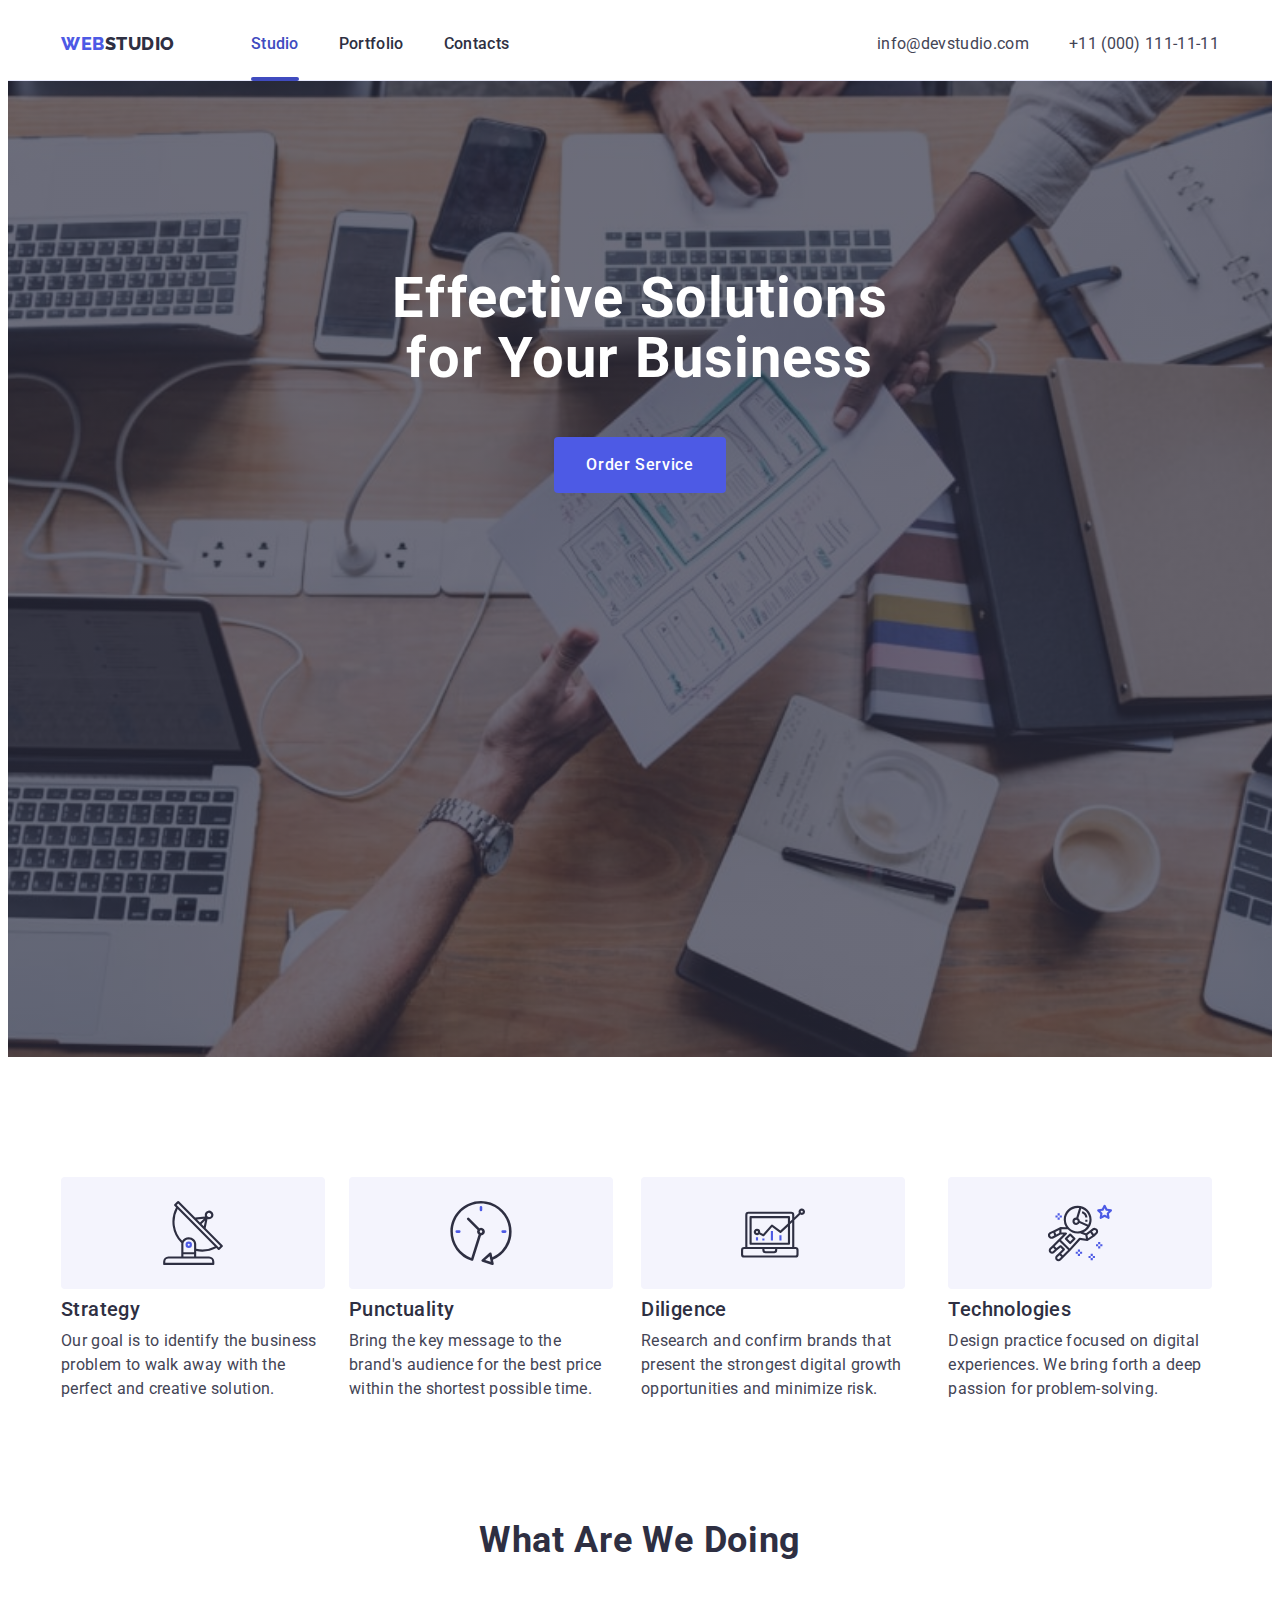
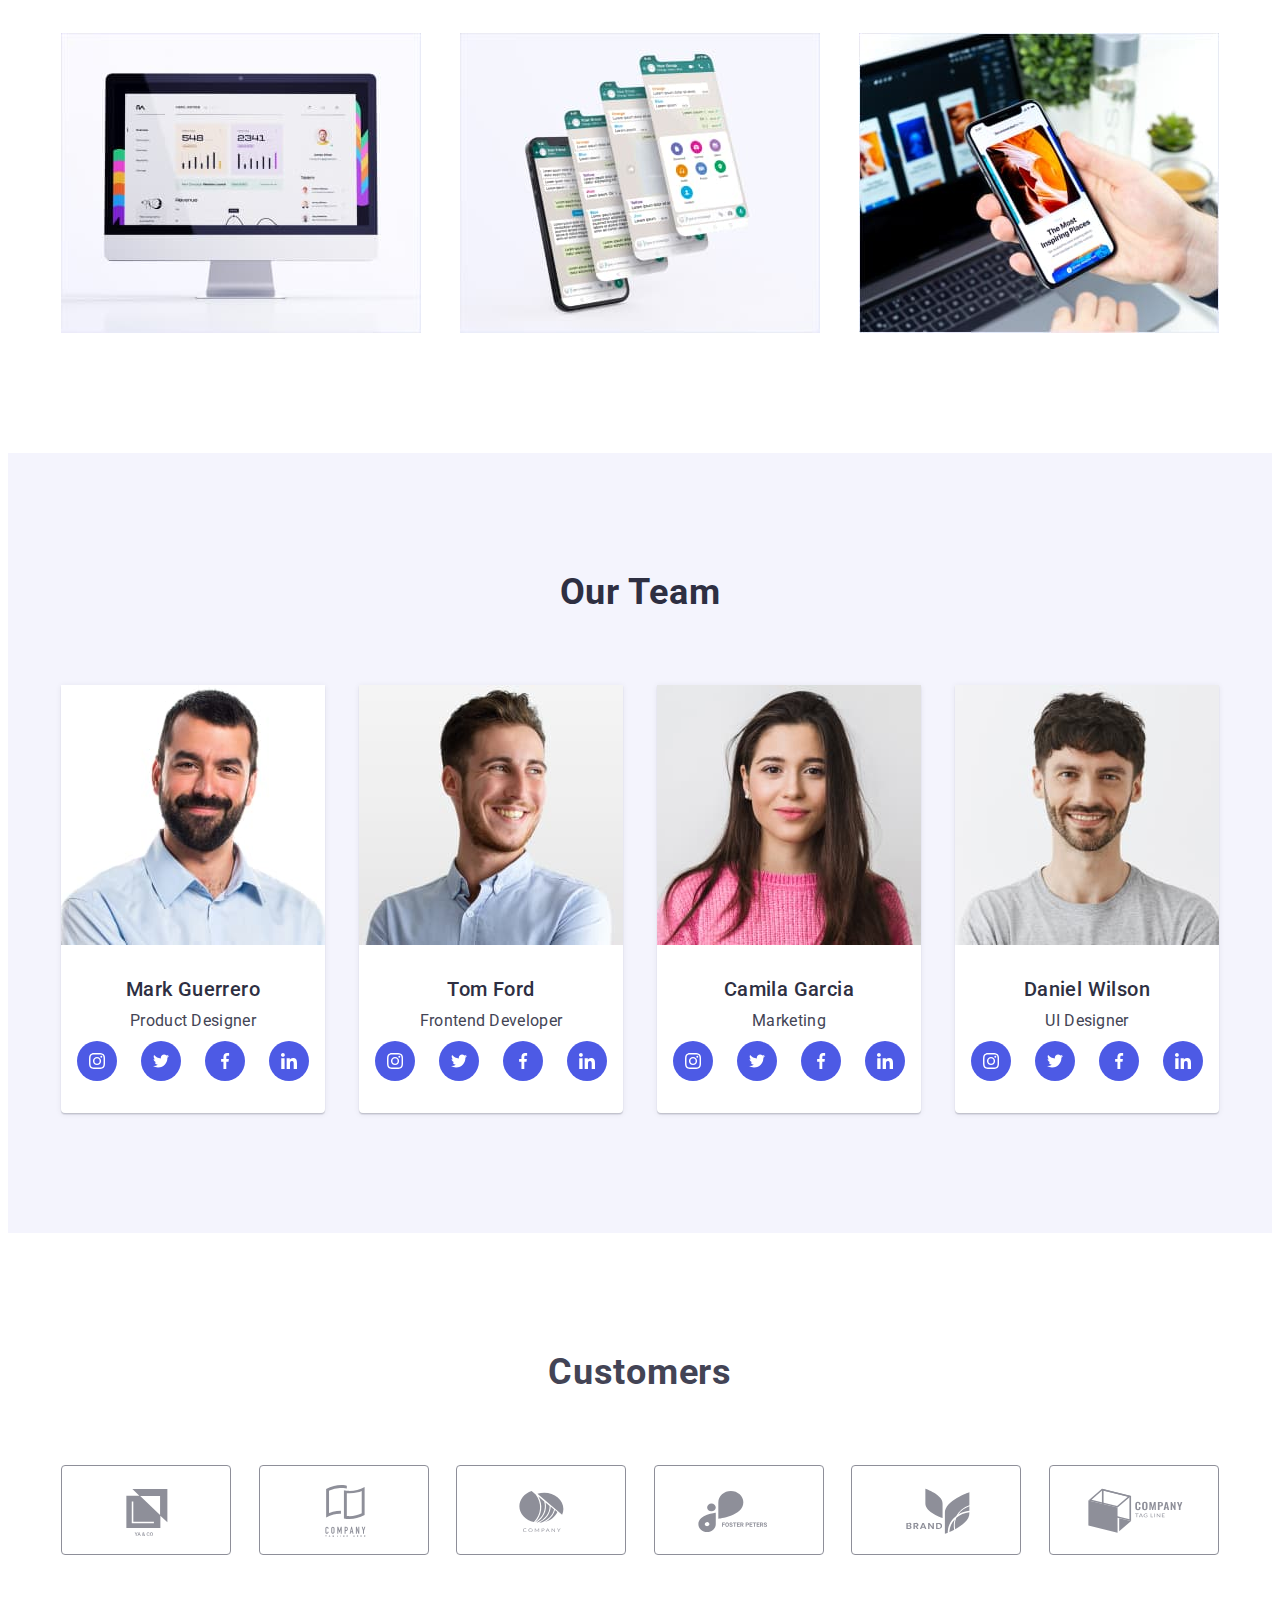
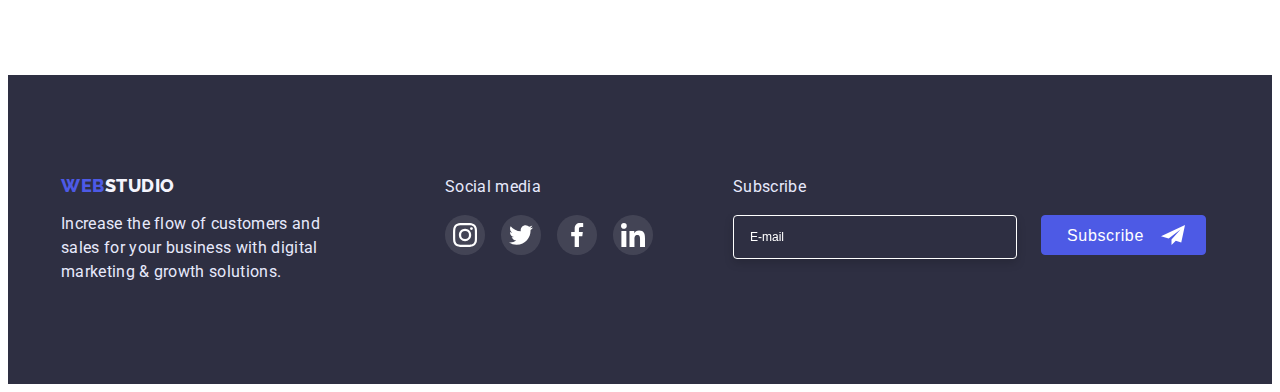
<file: index.html>
<!DOCTYPE html>
<html lang="en">
  <head>
    <meta charset="UTF-8" />
    <meta http-equiv="X-UA-Compatible" content="IE=edge" />
    <meta name="viewport" content="width=device-width, initial-scale=1.0" />
    <link rel="preconnect" href="https://fonts.googleapis.com" />
    <link rel="preconnect" href="https://fonts.gstatic.com" crossorigin />
    <link
      rel="stylesheet"
      href="https://cdnjs.cloudflare.com/ajax/libs/modern-normalize/1.1.0/modern-normalize.min.css"
      integrity="sha512-wpPYUAdjBVSE4KJnH1VR1HeZfpl1ub8YT/NKx4PuQ5NmX2tKuGu6U/JRp5y+Y8XG2tV+wKQpNHVUX03MfMFn9Q=="
      crossorigin="anonymous"
      referrerpolicy="no-referrer"
    />
    <link
      href="https://fonts.googleapis.com/css2?family=Raleway:wght@800&family=Roboto:wght@400;500;700&display=swap"
      rel="stylesheet"
    />
    <link rel="stylesheet" href="./styles/styles.css" />
    <title>WebStudio</title>
  </head>
  <body>
    <header class="header">
      <div class="container">
        <nav class="header-navigat">
          <a class="logo link" href="./index.html"
            >Web<span class="header-logo">Studio</span></a
          >
          <ul class="header-navigate-list list">
            <li>
              <a class="header-item link current" href="./index.html">Studio</a>
            </li>
            <li>
              <a class="header-item link" href="./portfolio.html">Portfolio</a>
            </li>
            <li><a class="header-item link" href="">Contacts</a></li>
          </ul>
        </nav>
        <address class="header-address">
          <ul class="header-adress-list list">
            <li>
              <a class="header-contacts link" href="mailto:info@devstudio.com"
                >info@devstudio.com</a
              >
            </li>
            <li>
              <a class="header-contacts link" href="tel:+110001111111"
                >+11 (000) 111-11-11</a
              >
            </li>
          </ul>
        </address>
      </div>
    </header>
    <main>
      <section class="face">
        <div class="face-conteiner container">
          <h1 class="face-text">Effective Solutions for Your Business</h1>
          <button class="face-btn" type="button" data-modal-open>
            Order Service
          </button>
        </div>
      </section>
      <section class="targets">
        <div class="targets-conteiner container">
          <h2 class="visually_hidden">targets</h2>
          <ul class="targets-list list">
            <li class="targets-item">
              <div class="targets-pictures">
                <svg class="targets-svg" width="64" height="64">
                  <use
                    href="./images/sprite-icon-color.svg#icon-antenna-1"
                  ></use>
                </svg>
              </div>
              <h3 class="targets-main">Strategy</h3>
              <p class="targets-text">
                Our goal is to identify the business problem to walk away with
                the perfect and creative solution.
              </p>
            </li>
            <li class="targets-item">
              <div class="targets-pictures">
                <svg class="targets-svg" width="64" height="64">
                  <use href="./images/sprite-icon-color.svg#icon-clock-1"></use>
                </svg>
              </div>
              <h3 class="targets-main">Punctuality</h3>
              <p class="targets-text">
                Bring the key message to the brand's audience for the best price
                within the shortest possible time.
              </p>
            </li>
            <li class="targets-item">
              <div class="targets-pictures">
                <svg class="targets-svg" width="64" height="64">
                  <use
                    href="./images/sprite-icon-color.svg#icon-diagram-1"
                  ></use>
                </svg>
              </div>
              <h3 class="targets-main">Diligence</h3>
              <p class="targets-text">
                Research and confirm brands that present the strongest digital
                growth opportunities and minimize risk.
              </p>
            </li>
            <li class="targets-item">
              <div class="targets-pictures">
                <svg class="targets-svg" width="64" height="64">
                  <use
                    href="./images/sprite-icon-color.svg#icon-astronaut-1"
                  ></use>
                </svg>
              </div>
              <h3 class="targets-main">Technologies</h3>
              <p class="targets-text">
                Design practice focused on digital experiences. We bring forth a
                deep passion for problem-solving.
              </p>
            </li>
          </ul>
        </div>
      </section>
      <section class="activity">
        <div class="activity-conteiner container">
          <h2 class="activiti-main">What are we doing</h2>
          <ul class="activity-list list">
            <li>
              <img
                src="./images/img1.jpg"
                alt="dektop"
                width="360"
                height="300"
              />
            </li>
            <li>
              <img
                src="./images/img2.jpg"
                alt="layers"
                width="360"
                height="300"
              />
            </li>
            <li>
              <img
                src="./images/img3.jpg"
                alt="mobile"
                width="360"
                height="300"
              />
            </li>
          </ul>
        </div>
      </section>
      <section class="team">
        <div class="team-conteiner container">
          <h2 class="team-main">Our Team</h2>
          <ul class="team-list list">
            <li class="team-item">
              <img
                src="./images/team_card_1.jpg"
                alt="Mark"
                width="264"
                height="260"
              />
              <div class="team_person-job">
                <h3 class="team-person">Mark Guerrero</h3>
                <p class="team-job">Product Designer</p>
                <ul class="team-list-icon list">
                  <li class="team-item-icon">
                    <a class="team-icon-link link" href="">
                      <svg class="team-icon">
                        <use
                          href="./images/sprite-icon.svg#icon-instagram-2"
                        ></use>
                      </svg>
                    </a>
                  </li>
                  <li class="team-item-icon">
                    <a class="team-icon-link link" href="">
                      <svg class="team-icon">
                        <use
                          href="./images/sprite-icon.svg#icon-twitter-2"
                        ></use>
                      </svg>
                    </a>
                  </li>
                  <li class="team-item-icon">
                    <a class="team-icon-link link" href="">
                      <svg class="team-icon">
                        <use
                          href="./images/sprite-icon.svg#icon-facebook-2"
                        ></use>
                      </svg>
                    </a>
                  </li>
                  <li class="team-item-icon">
                    <a class="team-icon-link link" href="">
                      <svg class="team-icon">
                        <use
                          href="./images/sprite-icon.svg#icon-linkedin-2"
                        ></use>
                      </svg>
                    </a>
                  </li>
                </ul>
              </div>
            </li>
            <li class="team-item">
              <img
                src="./images/team_card_2.jpg"
                alt="Tom"
                width="264"
                height="260"
              />
              <div class="team_person-job">
                <h3 class="team-person">Tom Ford</h3>
                <p class="team-job">Frontend Developer</p>
                <ul class="team-list-icon list">
                  <li class="team-item-icon">
                    <a class="team-icon-link link" href="">
                      <svg class="team-icon">
                        <use
                          href="./images/sprite-icon.svg#icon-instagram-2"
                        ></use>
                      </svg>
                    </a>
                  </li>
                  <li class="team-item-icon">
                    <a class="team-icon-link link" href="">
                      <svg class="team-icon">
                        <use
                          href="./images/sprite-icon.svg#icon-twitter-2"
                        ></use>
                      </svg>
                    </a>
                  </li>
                  <li class="team-item-icon">
                    <a class="team-icon-link link" href="">
                      <svg class="team-icon">
                        <use
                          href="./images/sprite-icon.svg#icon-facebook-2"
                        ></use>
                      </svg>
                    </a>
                  </li>
                  <li class="team-item-icon">
                    <a class="team-icon-link link" href="">
                      <svg class="team-icon">
                        <use
                          href="./images/sprite-icon.svg#icon-linkedin-2"
                        ></use>
                      </svg>
                    </a>
                  </li>
                </ul>
              </div>
            </li>
            <li class="team-item">
              <img
                src="./images/team_card_3.jpg"
                alt="Camila"
                width="264"
                height="260"
              />
              <div class="team_person-job">
                <h3 class="team-person">Camila Garcia</h3>
                <p class="team-job">Marketing</p>
                <ul class="team-list-icon list">
                  <li class="team-item-icon">
                    <a class="team-icon-link link" href="">
                      <svg class="team-icon">
                        <use
                          href="./images/sprite-icon.svg#icon-instagram-2"
                        ></use>
                      </svg>
                    </a>
                  </li>
                  <li class="team-item-icon">
                    <a class="team-icon-link link" href="">
                      <svg class="team-icon">
                        <use
                          href="./images/sprite-icon.svg#icon-twitter-2"
                        ></use>
                      </svg>
                    </a>
                  </li>
                  <li class="team-item-icon">
                    <a class="team-icon-link link" href="">
                      <svg class="team-icon">
                        <use
                          href="./images/sprite-icon.svg#icon-facebook-2"
                        ></use>
                      </svg>
                    </a>
                  </li>
                  <li class="team-item-icon">
                    <a class="team-icon-link link" href="">
                      <svg class="team-icon">
                        <use
                          href="./images/sprite-icon.svg#icon-linkedin-2"
                        ></use>
                      </svg>
                    </a>
                  </li>
                </ul>
              </div>
            </li>
            <li class="team-item">
              <img
                src="./images/team_card_4.jpg"
                alt="Daniel"
                width="264"
                height="260"
              />
              <div class="team_person-job">
                <h3 class="team-person">Daniel Wilson</h3>
                <p class="team-job">UI Designer</p>
                <ul class="team-list-icon list">
                  <li class="team-item-icon">
                    <a class="team-icon-link link" href="">
                      <svg class="team-icon">
                        <use
                          href="./images/sprite-icon.svg#icon-instagram-2"
                        ></use>
                      </svg>
                    </a>
                  </li>
                  <li class="team-item-icon">
                    <a class="team-icon-link link" href="">
                      <svg class="team-icon">
                        <use
                          href="./images/sprite-icon.svg#icon-twitter-2"
                        ></use>
                      </svg>
                    </a>
                  </li>
                  <li class="team-item-icon">
                    <a class="team-icon-link link" href="">
                      <svg class="team-icon">
                        <use
                          href="./images/sprite-icon.svg#icon-facebook-2"
                        ></use>
                      </svg>
                    </a>
                  </li>
                  <li class="team-item-icon">
                    <a class="team-icon-link link" href="">
                      <svg class="team-icon">
                        <use
                          href="./images/sprite-icon.svg#icon-linkedin-2"
                        ></use>
                      </svg>
                    </a>
                  </li>
                </ul>
              </div>
            </li>
          </ul>
        </div>
      </section>
      <section class="customers">
        <div class="container">
          <h2 class="customers-main">Customers</h2>
          <ul class="customers-list list">
            <li class="customers-item">
              <a href="" class="customers-link link">
                <svg class="customers-icon" width="" height="">
                  <use href="./images/sprite-icon.svg#icon-Logo"></use>
                </svg>
              </a>
            </li>
            <li class="customers-item">
              <a href="" class="customers-link link">
                <svg class="customers-icon" width="" height="">
                  <use href="./images/sprite-icon.svg#icon-Logo-1"></use>
                </svg>
              </a>
            </li>
            <li class="customers-item">
              <a href="" class="customers-link link">
                <svg class="customers-icon" width="" height="">
                  <use href="./images/sprite-icon.svg#icon-Logo-2"></use>
                </svg>
              </a>
            </li>
            <li class="customers-item">
              <a href="" class="customers-link link">
                <svg class="customers-icon" width="" height="">
                  <use href="./images/sprite-icon.svg#icon-Logo-3"></use>
                </svg>
              </a>
            </li>
            <li class="customers-item">
              <a href="" class="customers-link link">
                <svg class="customers-icon" width="" height="">
                  <use href="./images/sprite-icon.svg#icon-Logo-4"></use>
                </svg>
              </a>
            </li>
            <li class="customers-item">
              <a href="" class="customers-link link">
                <svg class="customers-icon" width="" height="">
                  <use href="./images/sprite-icon.svg#icon-Logo-5"></use>
                </svg>
              </a>
            </li>
          </ul>
        </div>
      </section>
    </main>
    <footer class="footer">
      <div class="footer-conteiner container">
        <div class="footer_logo-text">
          <a class="logo link" href="./index.html"
            >Web<span class="footer-logo">Studio</span></a
          >
          <p class="footer-text">
            Increase the flow of customers and sales for your business with
            digital marketing & growth solutions.
          </p>
        </div>
        <div class="footer-social">
          <p class="social-text">Social media</p>
          <ul class="social-list-icon list">
            <li class="social-item-icon">
              <a class="social-icon-link link" href="">
                <svg class="social-icon">
                  <use href="./images/sprite-icon.svg#icon-instagram-2"></use>
                </svg>
              </a>
            </li>
            <li class="social-item-icon">
              <a class="social-icon-link link" href="">
                <svg class="social-icon">
                  <use href="./images/sprite-icon.svg#icon-twitter-2"></use>
                </svg>
              </a>
            </li>
            <li class="social-item-icon">
              <a class="social-icon-link link" href="">
                <svg class="social-icon">
                  <use href="./images/sprite-icon.svg#icon-facebook-2"></use>
                </svg>
              </a>
            </li>
            <li class="social-item-icon">
              <a class="social-icon-link link" href="">
                <svg class="social-icon">
                  <use href="./images/sprite-icon.svg#icon-linkedin-2"></use>
                </svg>
              </a>
            </li>
          </ul>
        </div>
        <form class="footer-connect">
          <div>
            <p class="social-text">Subscribe</p>
            <input
              type="email"
              name="email"
              class="connect-email"
              placeholder="E-mail"
            />
          </div>
          <button type="submit" class="connect-btn">Subscribe</button>
        </form>
      </div>
    </footer>
    <div class="backdrop is-hidden" data-modal>
      <div class="modal">
        <button type="button" class="backdrop-close-btn" data-modal-close>
          <svg class="close-btn">
            <use
              class="close-btn-x"
              width="8px"
              height="8px"
              href="./images/xo.svg#icon-x"
            ></use>
          </svg>
        </button>
        <p class="modal-main">Leave your contacts and we will call you back</p>
        <form class="modal-form">
          <label class="modal-label"
            >Name

            <input class="modal-field" type="text" name="name" autofocus />
            <span class="label-icon">
              <svg class="label-icon-svg">
                <use
                  class="label-icon-use"
                  href="./images/sprite-icon.svg#icon-person"
                ></use>
              </svg>
            </span>
          </label>
          <label class="modal-label"
            >Phone

            <input class="modal-field" type="tel" name="tel" />
            <span class="label-icon">
              <svg class="label-icon-svg kostul">
                <use
                  class="label-icon-use"
                  width="13px"
                  height="13px"
                  href="./images/sprite-icon.svg#icon-phone"
                ></use>
              </svg>
            </span>
          </label>
          <label class="modal-label"
            >Email

            <input class="modal-field" type="email" name="email" />
            <span class="label-icon">
              <svg class="label-icon-svg kostul">
                <use
                  class="label-icon-use"
                  width="15px"
                  height="12px"
                  href="./images/sprite-icon.svg#icon-mail"
                ></use>
              </svg>
            </span>
          </label>
          <label class="modal-label"
            >Comment
            <textarea
              class="modal-textarea"
              name="coment"
              placeholder="Text input"
            ></textarea>
          </label>
          <div class="modal-police">
            <label class="policy-label">
              <input
                class="real-chackbox visually_hidden"
                type="checkbox"
                name="police"
                value="police"
                required
              />
              <span class="modal-chackbox"></span>
              I accept the terms and conditions of the
              <a class="" href=""> Privacy Policy</a>
            </label>
          </div>
          <button class="face-btn form-btn" type="submit">Send</button>
        </form>
      </div>
    </div>
    <script src="./js/modal.js"></script>
  </body>
</html>
</file>
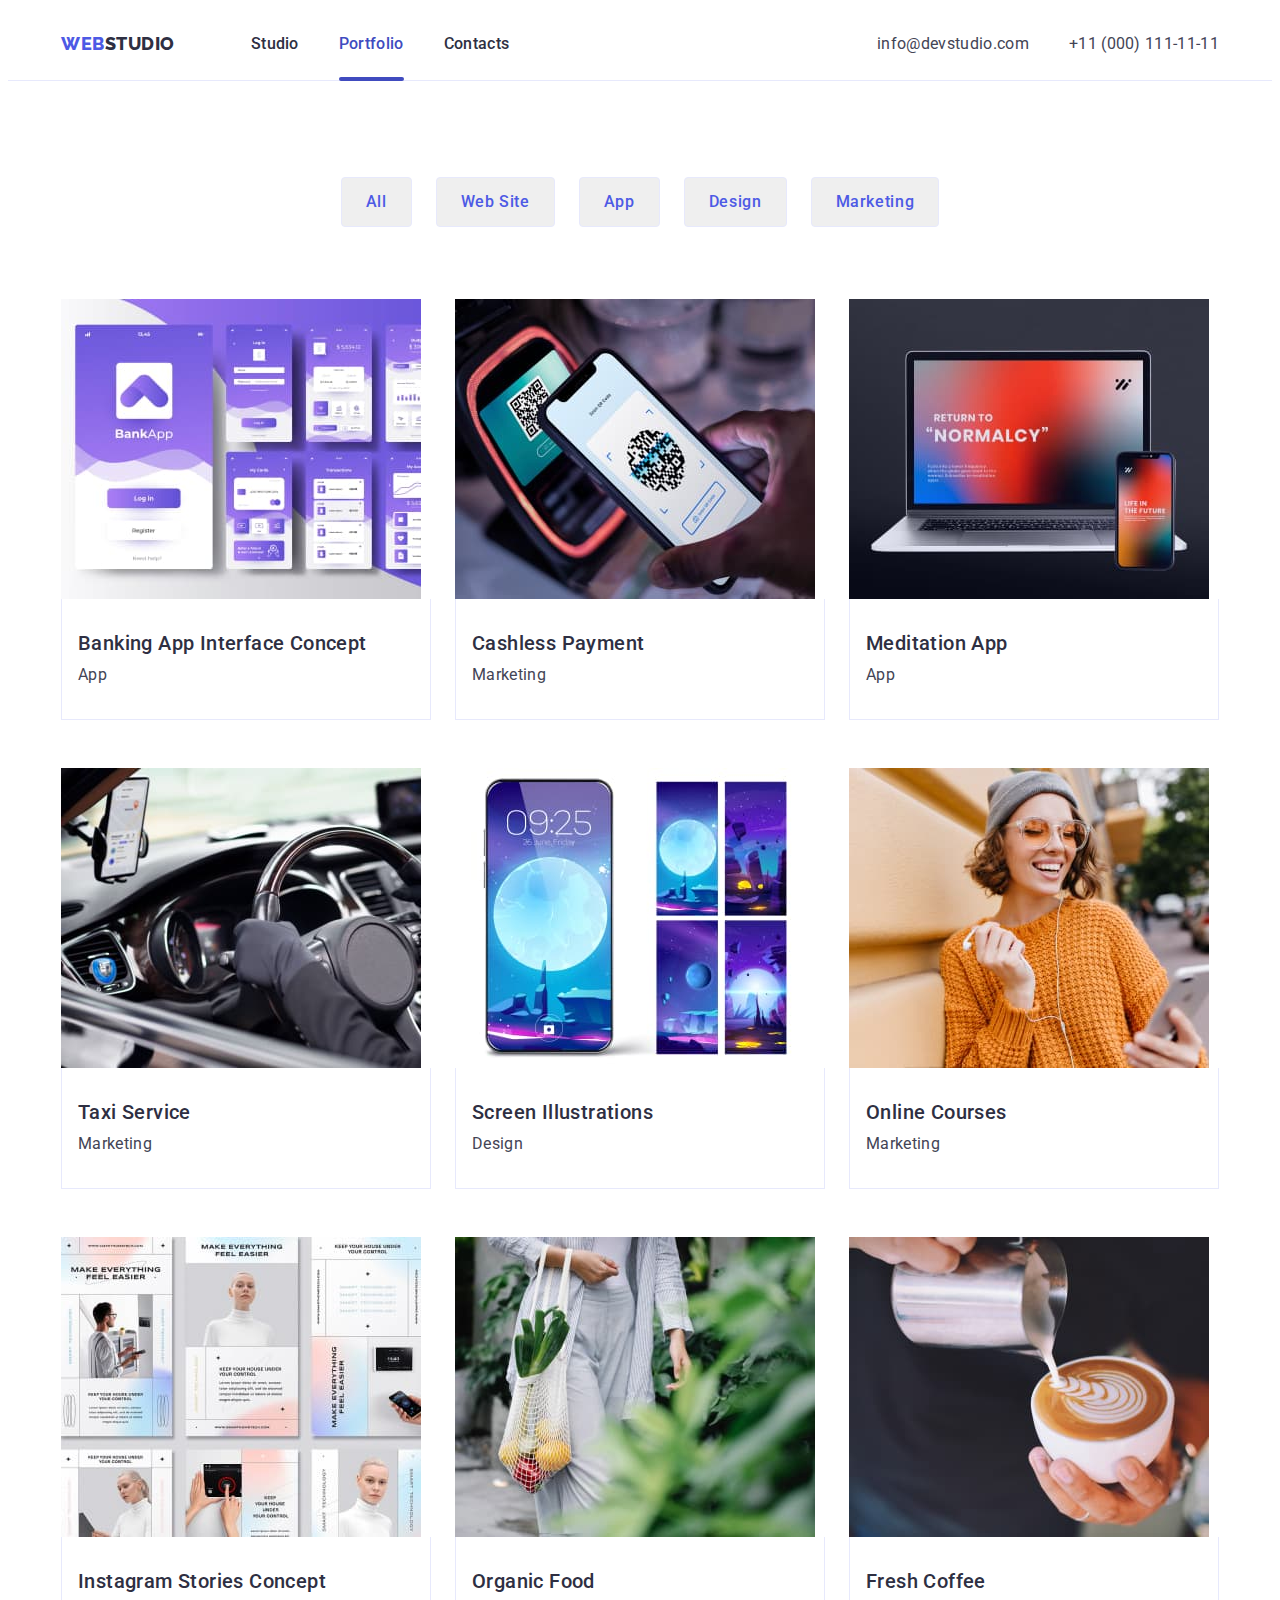
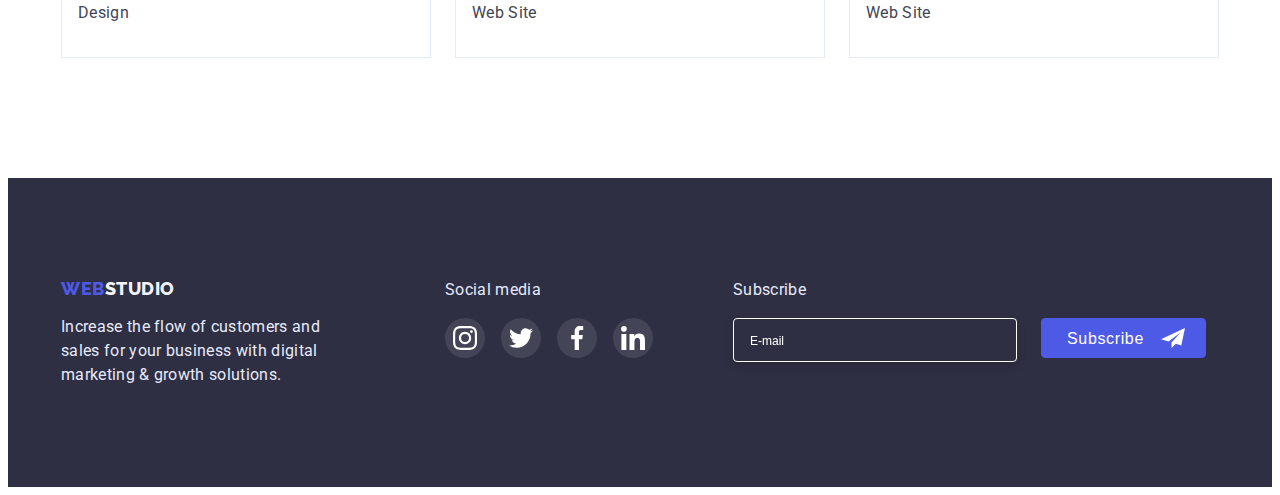
<file: portfolio.html>
<!DOCTYPE html>
<html lang="en">
  <head>
    <meta charset="UTF-8" />
    <meta http-equiv="X-UA-Compatible" content="IE=edge" />
    <meta name="viewport" content="width=device-width, initial-scale=1.0" />
    <link rel="preconnect" href="https://fonts.googleapis.com" />
    <link rel="preconnect" href="https://fonts.gstatic.com" crossorigin />
    <link
      href="https://fonts.googleapis.com/css2?family=Raleway:wght@800&family=Roboto:wght@400;500;700&display=swap"
      rel="stylesheet"
    />
    <link
      rel="stylesheet"
      href="https://cdnjs.cloudflare.com/ajax/libs/modern-normalize/1.1.0/modern-normalize.min.css"
      integrity="sha512-wpPYUAdjBVSE4KJnH1VR1HeZfpl1ub8YT/NKx4PuQ5NmX2tKuGu6U/JRp5y+Y8XG2tV+wKQpNHVUX03MfMFn9Q=="
      crossorigin="anonymous"
      referrerpolicy="no-referrer"
    />
    <link rel="stylesheet" href="./styles/styles.css" />
    <title>Portfolio</title>
  </head>
  <body>
    <header class="header">
      <div class="container">
        <nav class="header-navigat">
          <a class="logo link" href="./index.html"
            >Web<span class="header-logo">Studio</span></a
          >
          <ul class="header-navigate-list list">
            <li><a class="header-item link" href="./index.html">Studio</a></li>
            <li>
              <a class="header-item link current" href="./portfolio.html"
                >Portfolio</a
              >
            </li>
            <li><a class="header-item link" href="">Contacts</a></li>
          </ul>
        </nav>
        <address class="header-address">
          <ul class="header-adress-list list">
            <li>
              <a class="header-contacts link" href="mailto:info@devstudio.com"
                >info@devstudio.com</a
              >
            </li>
            <li>
              <a class="header-contacts link" href="tel:+110001111111"
                >+11 (000) 111-11-11</a
              >
            </li>
          </ul>
        </address>
      </div>
    </header>
    <main>
      <section class="filters">
        <div class="filters_exempl container">
          <h1 class="visually_hidden">filters</h1>
          <ul class="filters-list list">
            <li><button class="filters-btn" type="button">All</button></li>
            <li><button class="filters-btn" type="button">Web Site</button></li>
            <li><button class="filters-btn" type="button">App</button></li>
            <li><button class="filters-btn" type="button">Design</button></li>
            <li>
              <button class="filters-btn" type="button">Marketing</button>
            </li>
          </ul>
          <ul class="exempl list">
            <li class="exempl-item">
              <a href="" class="exempl-link link">
                <div class="exempl-picture">
                  <img
                    src="./images/project1.jpg"
                    alt="Banking App Interface Concept"
                    width="360"
                    height="300"
                  />
                  <p class="exempl-picture-text">
                    14 Stylish and User-Friendly App Design Concepts · Task
                    Manager App · Calorie Tracker App · Exotic Fruit Ecommerce
                    App · Cloud Storage App
                  </p>
                </div>
                <div class="exempl-job_filter">
                  <h2 class="exempl-job">Banking App Interface Concept</h2>
                  <p class="exempl-filter">App</p>
                </div>
              </a>
            </li>
            <li class="exempl-item">
              <a href="" class="exempl-link link">
                <div class="exempl-picture">
                  <img
                    src="./images/project2.jpg"
                    alt="Banking App Interface Concept"
                    width="360"
                    height="300"
                  />
                  <p class="exempl-picture-text">
                    14 Stylish and User-Friendly App Design Concepts · Task
                    Manager App · Calorie Tracker App · Exotic Fruit Ecommerce
                    App · Cloud Storage App
                  </p>
                </div>
                <div class="exempl-job_filter">
                  <h2 class="exempl-job">Cashless Payment</h2>
                  <p class="exempl-filter">Marketing</p>
                </div>
              </a>
            </li>
            <li class="exempl-item">
              <a href="" class="exempl-link link">
                <div class="exempl-picture">
                  <img
                    src="./images/project3.jpg"
                    alt="Banking App Interface Concept"
                    width="360"
                    height="300"
                  />
                  <p class="exempl-picture-text">
                    14 Stylish and User-Friendly App Design Concepts · Task
                    Manager App · Calorie Tracker App · Exotic Fruit Ecommerce
                    App · Cloud Storage App
                  </p>
                </div>
                <div class="exempl-job_filter">
                  <h2 class="exempl-job">Meditation App</h2>
                  <p class="exempl-filter">App</p>
                </div>
              </a>
            </li>
            <li class="exempl-item">
              <a href="" class="exempl-link link">
                <div class="exempl-picture">
                  <img
                    src="./images/project4.jpg"
                    alt="Banking App Interface Concept"
                    width="360"
                    height="300"
                  />
                  <p class="exempl-picture-text">
                    14 Stylish and User-Friendly App Design Concepts · Task
                    Manager App · Calorie Tracker App · Exotic Fruit Ecommerce
                    App · Cloud Storage App
                  </p>
                </div>
                <div class="exempl-job_filter">
                  <h2 class="exempl-job">Taxi Service</h2>
                  <p class="exempl-filter">Marketing</p>
                </div>
              </a>
            </li>
            <li class="exempl-item">
              <a href="" class="exempl-link link">
                <div class="exempl-picture">
                  <img
                    src="./images/project5.jpg"
                    alt="Banking App Interface Concept"
                    width="360"
                    height="300"
                  />
                  <p class="exempl-picture-text">
                    14 Stylish and User-Friendly App Design Concepts · Task
                    Manager App · Calorie Tracker App · Exotic Fruit Ecommerce
                    App · Cloud Storage App
                  </p>
                </div>
                <div class="exempl-job_filter">
                  <h2 class="exempl-job">Screen Illustrations</h2>
                  <p class="exempl-filter">Design</p>
                </div>
              </a>
            </li>
            <li class="exempl-item">
              <a href="" class="exempl-link link">
                <div class="exempl-picture">
                  <img
                    src="./images/project6.jpg"
                    alt="Banking App Interface Concept"
                    width="360"
                    height="300"
                  />
                  <p class="exempl-picture-text">
                    14 Stylish and User-Friendly App Design Concepts · Task
                    Manager App · Calorie Tracker App · Exotic Fruit Ecommerce
                    App · Cloud Storage App
                  </p>
                </div>
                <div class="exempl-job_filter">
                  <h2 class="exempl-job">Online Courses</h2>
                  <p class="exempl-filter">Marketing</p>
                </div>
              </a>
            </li>
            <li class="exempl-item">
              <a href="" class="exempl-link link">
                <div class="exempl-picture">
                  <img
                    src="./images/project7.jpg"
                    alt="Banking App Interface Concept"
                    width="360"
                    height="300"
                  />
                  <p class="exempl-picture-text">
                    14 Stylish and User-Friendly App Design Concepts · Task
                    Manager App · Calorie Tracker App · Exotic Fruit Ecommerce
                    App · Cloud Storage App
                  </p>
                </div>
                <div class="exempl-job_filter">
                  <h2 class="exempl-job">Instagram Stories Concept</h2>
                  <p class="exempl-filter">Design</p>
                </div>
              </a>
            </li>
            <li class="exempl-item">
              <a href="" class="exempl-link link">
                <div class="exempl-picture">
                  <img
                    src="./images/project8.jpg"
                    alt="Banking App Interface Concept"
                    width="360"
                    height="300"
                  />
                  <p class="exempl-picture-text">
                    14 Stylish and User-Friendly App Design Concepts · Task
                    Manager App · Calorie Tracker App · Exotic Fruit Ecommerce
                    App · Cloud Storage App
                  </p>
                </div>
                <div class="exempl-job_filter">
                  <h2 class="exempl-job">Organic Food</h2>
                  <p class="exempl-filter">Web Site</p>
                </div>
              </a>
            </li>
            <li class="exempl-item">
              <a href="" class="exempl-link link">
                <div class="exempl-picture">
                  <img
                    src="./images/project9.jpg"
                    alt="Banking App Interface Concept"
                    width="360"
                    height="300"
                  />
                  <p class="exempl-picture-text">
                    14 Stylish and User-Friendly App Design Concepts · Task
                    Manager App · Calorie Tracker App · Exotic Fruit Ecommerce
                    App · Cloud Storage App
                  </p>
                </div>
                <div class="exempl-job_filter">
                  <h2 class="exempl-job">Fresh Coffee</h2>
                  <p class="exempl-filter">Web Site</p>
                </div>
              </a>
            </li>
          </ul>
        </div>
      </section>
    </main>
    <footer class="footer">
      <div class="footer-conteiner container">
        <div class="footer_logo-text">
          <a class="logo link" href="./index.html"
            >Web<span class="footer-logo">Studio</span></a
          >
          <p class="footer-text">
            Increase the flow of customers and sales for your business with
            digital marketing & growth solutions.
          </p>
        </div>
        <div class="footer-social">
          <p class="social-text">Social media</p>
          <ul class="social-list-icon list">
            <li class="social-item-icon">
              <a class="social-icon-link link" href="">
                <svg class="social-icon">
                  <use href="./images/sprite-icon.svg#icon-instagram-2"></use>
                </svg>
              </a>
            </li>
            <li class="social-item-icon">
              <a class="social-icon-link link" href="">
                <svg class="social-icon">
                  <use href="./images/sprite-icon.svg#icon-twitter-2"></use>
                </svg>
              </a>
            </li>
            <li class="social-item-icon">
              <a class="social-icon-link link" href="">
                <svg class="social-icon">
                  <use href="./images/sprite-icon.svg#icon-facebook-2"></use>
                </svg>
              </a>
            </li>
            <li class="social-item-icon">
              <a class="social-icon-link link" href="">
                <svg class="social-icon">
                  <use href="./images/sprite-icon.svg#icon-linkedin-2"></use>
                </svg>
              </a>
            </li>
          </ul>
        </div>
        <form class="footer-connect">
          <div>
            <p class="social-text">Subscribe</p>
            <input
              type="email"
              name="email"
              class="connect-email"
              placeholder="E-mail"
            />
          </div>
          <button type="submit" class="connect-btn">Subscribe</button>
        </form>
      </div>
    </footer>
  </body>
</html>
</file>
<file: styles/styles.css>
:root {
    --text: #434455;
    --primary_brand: #4D5AE5;
    --dark: #2E2F42;
    --pressed_state: #404BBF;
    --subtle_text: #8E8F99;
    --success: #31D0AA;
    --accent: #E7E9FC;
    --light: #F4F4Fd;
    --modal_overlay: rgb(46, 47, 66, 0.4);
    --hero_background: rgb(46, 47, 66, 0.7);
    --white_background: #FFFFFF;

}

body {
    font-family: "Roboto", sans-serif;
    color: var(--text);

}

h1,
h2,
h3,
p,
ul {
    margin: 0;
    padding: 0;
}

img {
    display: block;
    max-width: 100%;
    height: auto;
}

.list {

    list-style: none;
}

.link {
    text-decoration: none;
}

.container {
    width: 1158px;
    padding: 0 15px;
    margin: auto;

    /* outline: 1px solid orange; */
}

.visually_hidden {
    position: absolute;
    width: 1px;
    height: 1px;
    margin: -1px;
    border: 0;
    padding: 0;
    white-space: nowrap;
    clip-path: inset(100%);
    clip: rect(0 0 0 0);
    overflow: hidden;
}

/*--------------MODAL-------------*/
.backdrop {
    position: fixed;
    left: 0;
    top: 0;
    width: 100%;
    height: 100%;
    background-color: var(--modal_overlay);
    opacity: 1;

    transition: opacity 250ms cubic-bezier(0.4, 0, 0.2, 1);
}

.backdrop.is-hidden {
    opacity: 0;
    pointer-events: none;
}

.modal {
    display: flex;
    flex-direction: column;
    justify-content: center;
    align-items: center;
    flex-wrap: wrap;
    position: absolute;
    top: 50%;
    left: 50%;
    transform: translate(-50%, -50%);
    width: 408px;
    min-height: 576px;
    padding: 24px;
    padding-top: 72px;

    background-color: var(--white_background);
    box-shadow: 0px 1px 1px rgba(0, 0, 0, 0.14), 0px 1px 3px rgba(0, 0, 0, 0.12), 0px 2px 1px rgba(0, 0, 0, 0.2);
    border-radius: 4px;
}

.backdrop-close-btn {
    position: absolute;
    top: 24px;
    right: 24px;
    display: flex;
    justify-content: center;
    align-items: center;
    width: 24px;
    height: 24px;
    border: 1px solid var(--dark);
    border-radius: 50%;
    background-color: var(--white_background);


    transition: background-color 250ms cubic-bezier(0.4, 0, 0.2, 1),
        border 250ms cubic-bezier(0.4, 0, 0.2, 1);
    cursor: pointer;

}

.close-btn {

    width: 8px;
    height: 8px;
    fill: var(--dark);
    transition: transform 250ms cubic-bezier(0.4, 0, 0.2, 1);
}

.backdrop-close-btn:is(:hover, :focus) {
    border: 1px solid var(--pressed_state);
    background-color: var(--pressed_state);
}

.backdrop-close-btn:is(:hover, :focus) .close-btn {
    fill: var(--white_background);
    transform: rotate(180deg);
}

.modal-main {
    font-weight: 500;
    font-size: 16px;
    line-height: 1.5;
    text-align: center;
    letter-spacing: 0.02em;
    color: var(--dark);
}



.modal-form {
    display: flex;
    flex-direction: column;
    justify-content: center;
    align-content: center;
    width: 100%;
    margin-top: 16px;
}

.modal-label {
    position: relative;
    padding: 0;
    margin-bottom: 8px;

    font-weight: 400;
    font-size: 12px;
    line-height: 1.17;
    letter-spacing: 0.04em;
    color: var(--subtle_text);
}

.modal-label:nth-child(0n+4) {
    margin-bottom: 16px;
}


.modal-field {
    display: block;
    width: 100%;
    height: 40px;
    margin-top: 4px;
    padding-left: 38px;
    padding-right: 4px;
    opacity: 0.2;
    border: 1px solid #2E2F42;
    border-radius: 4px;

    transition: opacity 250ms cubic-bezier(0.4, 0, 0.2, 1);
}

.modal-field:focus {
    border: none;
    outline: 1px solid var(--primary_brand);
    opacity: 1;
}

.modal-field:focus+.label-icon {
    fill: var(--primary_brand);
}

.label-icon {
    fill: var(--dark);

    transition: fill 250ms cubic-bezier(0.4, 0, 0.2, 1);
}

.label-icon-svg {
    position: absolute;
    top: 50%;
    left: 16px;
    transform: translateY(-3px);


    width: 18px;
    height: 24px;
}

.label-icon-svg.kostul {
    padding-top: 5px;
}

.label-icon-use {}

.modal-textarea {
    display: block;
    width: 100%;
    height: 120px;
    margin-top: 4px;
    resize: none;

    padding: 8px 16px;
    opacity: 0.2;
    border: 1px solid #2E2F42;
    border-radius: 4px;
}

.modal-textarea:focus {
    border: none;
    outline: 1px solid var(--primary_brand);
    opacity: 1;
}

.modal-textarea::placeholder {
    font-weight: 400;
    font-size: 12px;
    line-height: 1.17;
    letter-spacing: 0.04em;
    color: rgba(46, 47, 66, 0.4);
}

.modal-police {
    margin-bottom: 24px;
}

.policy-label {
    display: flex;
    align-items: center;
    padding: 0;

    font-weight: 400;
    font-size: 12px;
    line-height: 1.17;
    letter-spacing: 0.04em;
    color: var(--subtle_text);
}

.policy-label a {
    margin-left: 5px;
    color: var(--primary_brand);
}

.modal-chackbox {
    display: inline-block;
    width: 16px;
    height: 16px;
    margin-right: 8px;


    border: 1px solid var(--dark);
    border-radius: 2px;

    transition: border 250ms cubic-bezier(0.4, 0, 0.2, 1),
        background-color 250ms cubic-bezier(0.4, 0, 0.2, 1),
        background-image 250ms cubic-bezier(0.4, 0, 0.2, 1);
}

.real-chackbox:checked+.modal-chackbox {
    background-color: var(--pressed_state);
    background-image: url('../images/checed.svg');
    background-repeat: no-repeat;
    background-size: 10px 8px;
    background-position: 50% 50%;
    border: 1px solid var(--pressed_state);


}

.form-btn {
    margin: 0px 96px;

}



/*----------HEADER-FOOTER--------*/
.header {
    margin: 0;
    padding: 24px 0;
    border-bottom-width: 1px;
    border-bottom-style: solid;
    border-bottom-color: var(--accent);
}

.header>.container {
    display: flex;
    justify-content: space-between;

}

.header-navigat {
    display: flex;
    justify-content: space-between;
    align-items: center;

}

.header-navigate-list {
    display: flex;
    gap: 40px;
    margin-left: 76px;
}

.logo {
    font-family: 'Raleway', sans-serif;
    font-weight: 800;
    font-size: 18px;
    line-height: 1.17;
    letter-spacing: 0.03em;
    text-transform: uppercase;
    color: var(--primary_brand);

    margin: 0;
    padding: 0;

}

.header-logo {
    color: var(--dark);
}

.header-adress-list {
    display: flex;
    gap: 40px;
}

.header-item {
    position: relative;
    font-family: inherit;
    font-weight: 500;
    font-size: 16px;
    line-height: 1.5;
    letter-spacing: 0.02em;
    color: var(--dark);

    transition: color 250ms cubic-bezier(0.4, 0, 0.2, 1);
}

.header-item:is(:hover, :focus) {
    color: var(--pressed_state);
}

.current {
    color: var(--pressed_state);
}

.current::after {
    position: absolute;
    content: '';
    display: block;
    background-color: currentColor;
    left: 0;
    bottom: -28px;

    width: 100%;
    height: 4px;
    border-radius: 2px;
}

.header-address {
    display: flex;
    font-style: normal;
    align-items: center;
    justify-content: flex-end;
    gap: 40px;
    margin: 0;
}


.header-contacts {
    font-style: normal;
    font-size: 16px;
    line-height: 1.5;
    letter-spacing: 0.02em;
    color: var(--text);

    transition: color 250ms cubic-bezier(0.4, 0, 0.2, 1);
}

.header-contacts:is(:hover, :focus) {
    color: var(--pressed_state);
}


.footer {
    padding-top: 100px;
    padding-bottom: 100px;
    background-color: var(--dark);
}

.footer-conteiner {
    display: flex;
}

.footer_logo-text {}

.footer-logo {
    color: var(--light);
}

.footer-text {
    font-size: 16px;
    line-height: 1.5;
    letter-spacing: 0.02em;
    color: var(--accent);

    width: 264px;
    margin-top: 16px;

}

.footer-social {
    margin-left: 120px;
}

.social-text {
    font-size: 16px;
    line-height: 1.5;
    letter-spacing: 0.02em;
    color: var(--accent);

}

.social-list-icon {
    display: flex;
    align-items: center;
    gap: 16px;
    margin-top: 16px;
}

.social-item-icon {}

.social-icon-link {
    display: flex;
    justify-content: center;
    align-items: center;
    width: 40px;
    height: 40px;
    border-radius: 50%;
    background-image: linear-gradient(rgba(255, 255, 255, 0.1), rgba(255, 255, 255, 0.1));

    transition: background-color 250ms cubic-bezier(0.4, 0, 0.2, 1);
}

.social-icon-link:is(:hover, :focus) {
    background-color: var(--success);
}

.social-icon {

    width: 24px;
    height: 24px;
    fill: var(--white_background);
}

.footer-connect {
    display: flex;
    align-items: flex-start;

    margin-left: 80px;

}

.connect-email {
    height: 40px;
    width: 264px;
    margin-top: 16px;
    margin-right: 24px;
    padding-left: 16px;
    color: var(--white_background);


    background-color: var(--dark);
    border: 1px solid var(--white_background);
    filter: drop-shadow(0px 4px 4px rgba(0, 0, 0, 0.15));
    border-radius: 4px;
}

.connect-email::placeholder {
    font-weight: 400;
    font-size: 12px;
    line-height: 2;
    color: var(--white_background);
}

.connect-btn {
    position: relative;
    right: 0;
    top: 40px;
    width: 165px;
    height: 40px;
    padding: 8px 60px 8px 24px;
    background-color: var(--primary_brand);
    border: 1px solid var(--primary_brand);
    border-radius: 4px;
    cursor: pointer;

    font-weight: 500;
    font-size: 16px;
    line-height: 1.5;
    letter-spacing: 0.04em;
    color: var(--white_background);
    transition: background-color 250ms cubic-bezier(0.4, 0, 0.2, 1),
        border-color 250ms cubic-bezier(0.4, 0, 0.2, 1);
}

.connect-btn:is(:hover, :focus) {
    border-color: var(--pressed_state);
    background-color: var(--pressed_state);
}

.connect-btn::after {
    content: '';
    position: absolute;
    right: 20px;
    top: 50%;
    transform: translateY(-50%);

    width: 24px;
    height: 24px;
    background-image: url(../images/telegram.svg);

}

/*----------MAIN---------*/
.face {
    max-width: 1440px;
    height: 600px;
    margin: 0 auto;
    background-color: var(--dark);
    background-image: linear-gradient(rgba(46, 47, 66, 0.7), rgba(46, 47, 66, 0.7)), url(../images/people-office\ 1-min.jpg);
    background-repeat: no-repeat;
    background-size: cover;
    background-position: center;
    padding-top: 188px;
    padding-bottom: 188px;
}

.face-conteiner {
    display: flex;
    flex-direction: column;
    justify-content: center;
    align-items: center;

}

.face-text {
    font-weight: 700;
    font-size: 56px;
    line-height: 1.07;
    text-align: center;
    letter-spacing: 0.02em;
    cursor: pointer;
    color: var(--white_background);


    margin-bottom: 48px;
    width: 496px;

}

.face-btn {
    font-family: 'Roboto', sans-serif;
    font-weight: 500;
    font-size: 16px;
    line-height: 1.5;
    letter-spacing: 0.04em;
    background-color: var(--primary_brand);
    color: var(--white_background);
    cursor: pointer;

    padding-top: 16px;
    padding-bottom: 16px;
    padding-left: 32px;
    padding-right: 32px;
    border-radius: 4px;
    border: none;

    transition: background-color 250ms cubic-bezier(0.4, 0, 0.2, 1);
}

.face-btn:is(:hover, :focus) {
    background-color: var(--pressed_state);
}

.targets {
    padding-top: 120px;
    padding-bottom: 120px;

}

.targets-item {}

.targets-pictures {
    display: flex;
    justify-content: center;
    align-items: center;

    width: 264px;
    height: 112px;
    margin-bottom: 8px;

    background: var(--light);
    border-radius: 4px;
}

.targets-svg {}

.targets-list {
    display: flex;
    justify-content: space-between;
    gap: 24px;
}



.targets-main {
    font-weight: 500;
    font-size: 20px;
    line-height: 1.2;
    letter-spacing: 0.02em;
    color: var(--dark);

    margin-bottom: 8px;

}

.targets-text {
    font-size: 16px;
    line-height: 1.5;
    letter-spacing: 0.02em;
    color: var(--text);

    margin: 0;
}

.activity {
    padding-top: 0;
    padding-bottom: 120px;
}

.activiti-main {
    font-weight: 700;
    font-size: 36px;
    line-height: 1.11;
    letter-spacing: 0.02em;
    text-align: center;
    text-transform: capitalize;
    color: var(--dark);

    margin-bottom: 72px;

}

.activity-list {
    display: flex;
    justify-content: space-between;

}

.team {
    background-color: var(--light);

    padding-top: 120px;
    padding-bottom: 120px;

}

.team-main {
    font-weight: 700;
    font-size: 36px;
    line-height: 1.11;
    text-align: center;
    letter-spacing: 0.02em;
    text-transform: capitalize;
    color: var(--dark);

    margin-bottom: 72px;

}

.team-list {
    display: flex;
    justify-content: space-between;

}

.team-item {
    box-shadow: 0px 1px 6px rgba(46, 47, 66, 0.08), 0px 1px 1px rgba(46, 47, 66, 0.16), 0px 2px 1px rgba(46, 47, 66, 0.08);
    border-radius: 0px 0px 4px 4px;
    background-color: var(--white_background);
}

.team_person-job {
    padding: 32px 16px;
    margin: 0;
}

.team-person {
    font-weight: 500;
    font-size: 20px;
    line-height: 1.2;
    text-align: center;
    letter-spacing: 0.02em;
    color: var(--dark);

    margin-bottom: 8px;

}

.team-job {
    font-size: 16px;
    line-height: 1.5;
    text-align: center;
    letter-spacing: 0.02em;
    color: var(--text);

}

.team-list-icon {
    display: flex;
    justify-content: space-between;
    align-items: center;
    /* gap: 24px; */
    margin-top: 8px;
}

.team-item-icon {}

.team-icon-link {
    display: flex;
    justify-content: center;
    align-items: center;
    width: 40px;
    height: 40px;
    border-radius: 50%;
    background-color: var(--primary_brand);

    transition: background-color 250ms cubic-bezier(0.4, 0, 0.2, 1);
}

.team-icon-link:is(:hover, :focus) {
    background-color: var(--pressed_state);
}

.team-icon {

    width: 16px;
    height: 16px;
    fill: var(--white_background);
}

.customers {
    padding-top: 120px;
    padding-bottom: 120px;
}

.customers-main {

    font-size: 36px;
    line-height: 1.11;
    text-align: center;
    letter-spacing: 0.02em;
    text-transform: capitalize;

    margin-bottom: 72px;
}

.customers-list {
    display: flex;
    justify-content: space-between;
    align-items: center;
    /* gap: 24px; */
}


.customers-item {}

.customers-link {
    display: flex;
    justify-content: center;
    align-items: center;
    width: 168px;
    height: 88px;
    margin: 0;

    border: 1px solid var(--subtle_text);
    border-radius: 4px;

    transition: border-color 250ms cubic-bezier(0.4, 0, 0.2, 1);
}

.customers-icon {
    width: 104px;
    height: 56px;
    fill: var(--subtle_text);

    transition: fill 250ms cubic-bezier(0.4, 0, 0.2, 1);
}

.customers-link:is(:hover, :focus) {
    cursor: pointer;
    border-color: var(--pressed_state);
}

.customers-link:is(:hover, :focus) .customers-icon {
    fill: var(--pressed_state);
}

/*----------PORTFOLIO---------*/
.filters {
    padding-top: 96px;
    padding-bottom: 120px;
}

.filters-list {
    display: flex;
    justify-content: center;
    gap: 24px;

}

.filters-btn {
    font-family: inherit;
    font-weight: 500;
    font-size: 16px;
    line-height: 1.5;
    text-align: center;
    letter-spacing: 0.04em;
    cursor: pointer;
    color: var(--primary_brand);

    padding-left: 24px;
    padding-top: 12px;
    padding-bottom: 12px;
    padding-right: 24px;
    border: 1px solid var(--accent);
    border-radius: 4px;

    transition: color 250ms cubic-bezier(0.4, 0, 0.2, 1),
        background-color 250ms cubic-bezier(0.4, 0, 0.2, 1),
        box-shadow 250ms cubic-bezier(0.4, 0, 0.2, 1);
}

.filters-btn:is(:hover, :focus) {
    color: var(--white_background);
    background-color: var(--pressed_state);
    box-shadow: 0px 3px 1px rgba(0, 0, 0, 0.1), 0px 2px 1px rgba(0, 0, 0, 0.08), 0px 2px 2px rgba(0, 0, 0, 0.12);

}

.exempl {
    display: flex;
    flex-wrap: wrap;
    justify-content: space-between;
    margin: 72px 0 0 0;
    row-gap: 48px;
    column-gap: 24px;
}

.exempl-item {
    flex-basis: calc((100% - 48px) / 3);
}

.exempl-link {
    display: block;
    background-color: var(--white_background);

    transition: box-shadow 250ms cubic-bezier(0.4, 0, 0.2, 1);
}

.exempl-picture {
    position: relative;
    overflow: hidden;
}

.exempl-picture-text {
    font-style: normal;
    font-weight: 400;
    font-size: 16px;
    line-height: 1.5;
    letter-spacing: 0.02em;
    color: var(--light);
    padding-top: 40px;
    padding-left: 32px;
    padding-right: 32px;

    position: absolute;
    width: 100%;
    height: 100%;
    bottom: 0;
    left: 0;
    transform: translateY(100%);
    background-color: var(--primary_brand);

    transition: transform 250ms cubic-bezier(0.4, 0, 0.2, 1);


}

.exempl-link:is(:hover, :focus) .exempl-picture-text {
    transform: translateY(0);
}

.exempl-link:is(:hover, :focus) {
    box-shadow: 0px 1px 6px rgba(46, 47, 66, 0.08), 0px 1px 1px rgba(46, 47, 66, 0.16), 0px 2px 1px rgba(46, 47, 66, 0.08);
}

.exempl-job_filter {
    border-bottom: 1px solid var(--accent);
    border-left: 1px solid var(--accent);
    border-right: 1px solid var(--accent);
    padding-top: 32px;
    padding-bottom: 32px;
    padding-left: 16px;
}

.exempl-job {
    font-weight: 500;
    font-size: 20px;
    line-height: 1.2;
    letter-spacing: 0.02em;
    color: var(--dark);

    margin-bottom: 8px;
}

.exempl-filter {
    font-size: 16px;
    line-height: 1.5;
    letter-spacing: 0.02em;
    color: var(--text);

}
</file>
